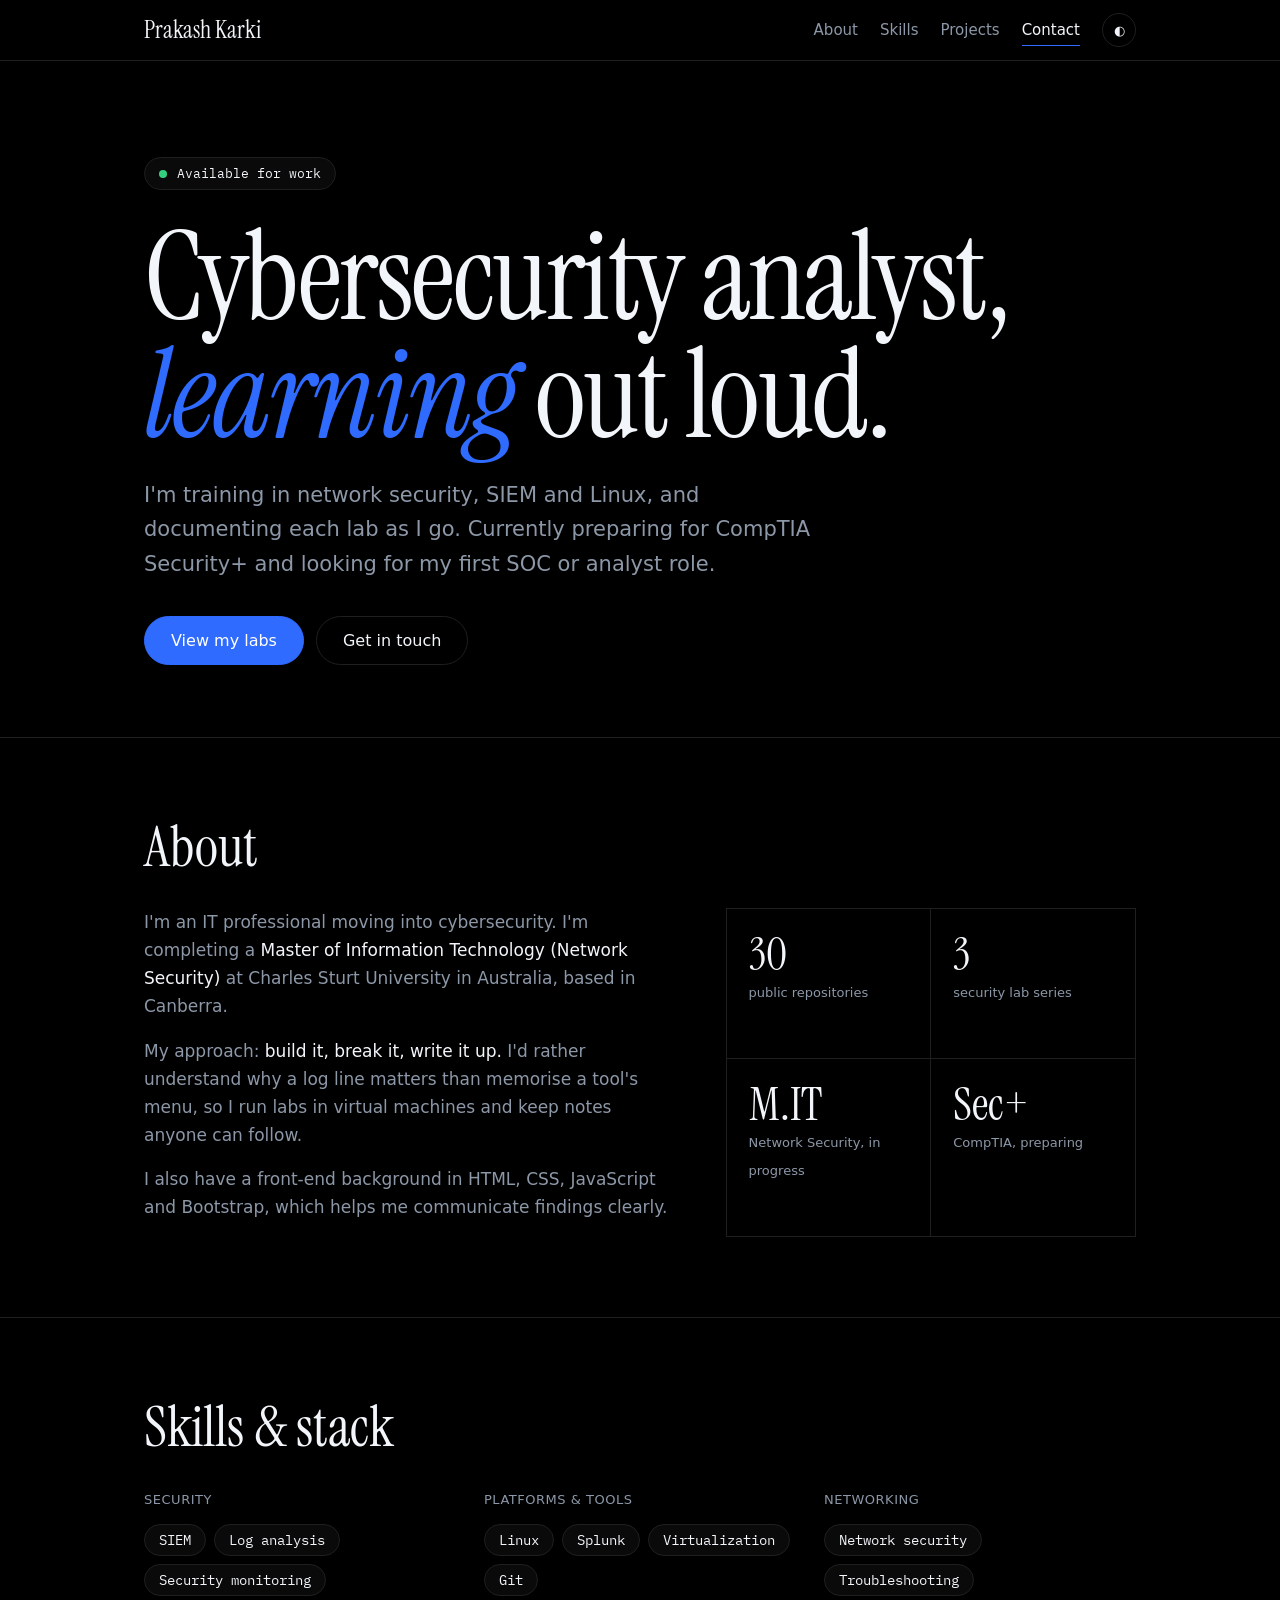
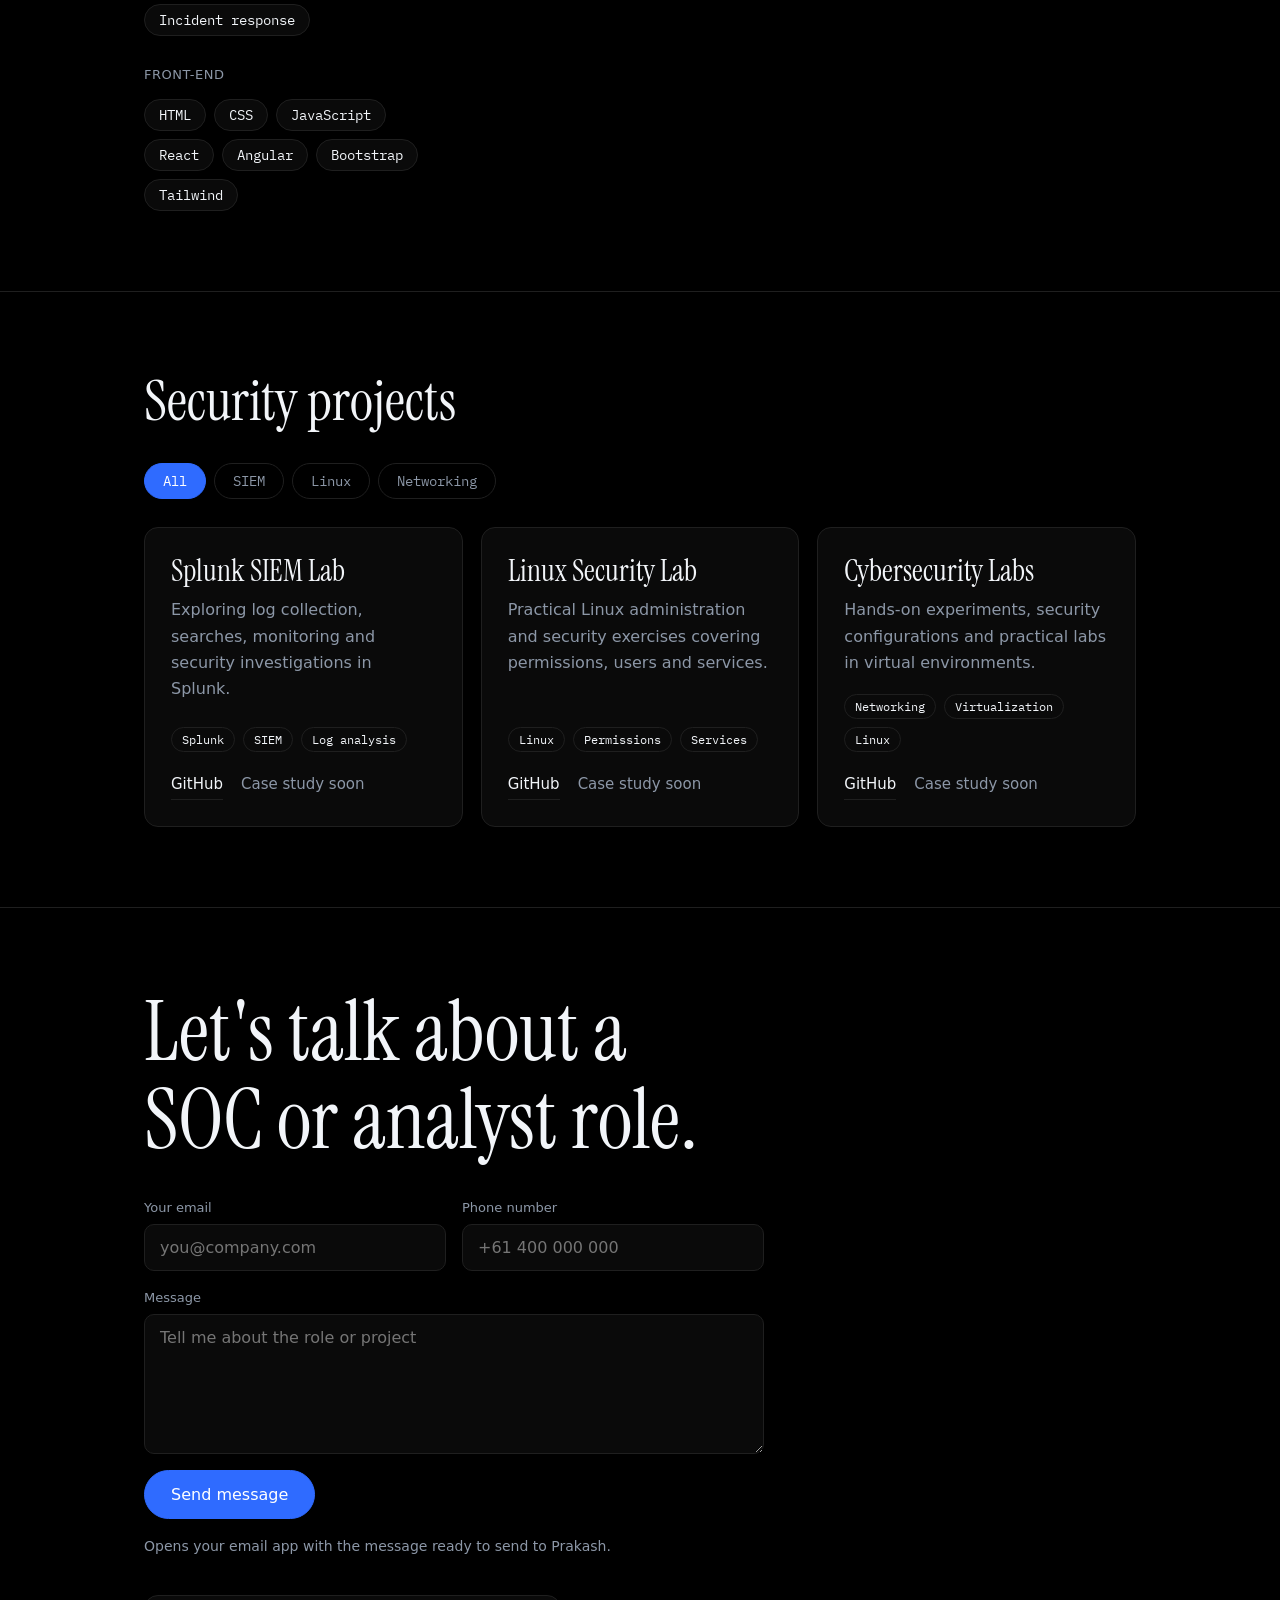
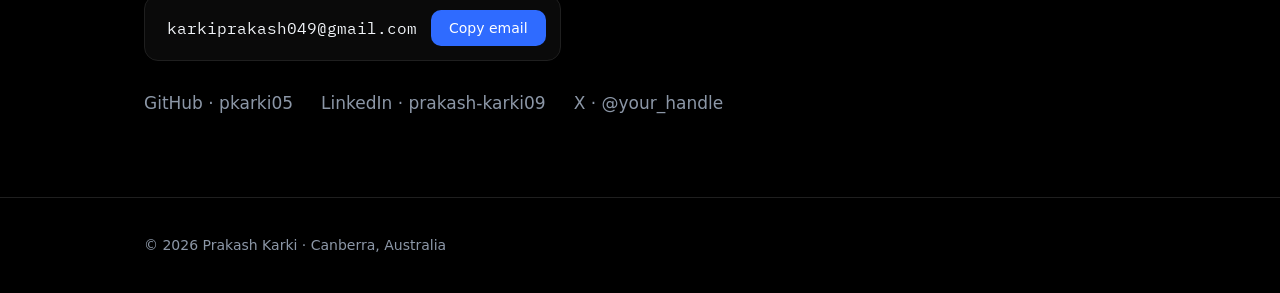
<file: index.html.html>
<!DOCTYPE html>
<html lang="en" data-theme="dark">
<head>
<meta charset="utf-8">
<meta name="viewport" content="width=device-width, initial-scale=1, viewport-fit=cover">
<title>Prakash Karki – Cybersecurity Analyst</title>
<link href="https://fonts.googleapis.com/css2?family=Instrument+Serif:ital@0;1&family=IBM+Plex+Mono:wght@400;500&display=swap" rel="stylesheet">
<style>
:root{--bg:#000;--panel:#0a0a0a;--ink:#f2f5f9;--mute:#8c97a7;--line:#1f1f1f;--acc:#2f6bff;--accink:#fff;color-scheme:dark;
box-sizing:border-box;padding-top:env(safe-area-inset-top,0px);padding-bottom:env(safe-area-inset-bottom,0px)}
:root[data-theme="light"]{--bg:#f6f7f9;--panel:#fff;--ink:#0b1220;--mute:#5b6676;--line:#dde2ea;--acc:#1f55e6;color-scheme:light}
html{scroll-behavior:smooth;scroll-padding-top:80px}
*{box-sizing:border-box}
body{margin:0;background:var(--bg);color:var(--ink);font:17px/1.65 system-ui,-apple-system,"Segoe UI",sans-serif;transition:background .3s,color .3s}
.mono{font-family:"IBM Plex Mono",ui-monospace,monospace}
a{color:inherit}
:focus-visible{outline:2px solid var(--acc);outline-offset:3px}
.wrap{max-width:1040px;margin:0 auto;padding:0 24px}
header.top{position:sticky;top:env(safe-area-inset-top,0px);z-index:5;background:color-mix(in srgb,var(--bg) 85%,transparent);backdrop-filter:blur(10px);border-bottom:1px solid var(--line)}
header.top .wrap{display:flex;align-items:center;justify-content:space-between;height:60px}
.logo{font-family:"Instrument Serif",Georgia,serif;font-size:24px;text-decoration:none}
nav{display:flex;gap:22px;align-items:center;font-size:15px}
nav a{color:var(--mute);text-decoration:none;position:relative;padding:4px 0}
nav a:after{content:"";position:absolute;left:0;bottom:0;height:1px;width:100%;background:var(--acc);transform:scaleX(0);transform-origin:left;transition:transform .3s}
nav a:hover,nav a.on{color:var(--ink)}nav a:hover:after,nav a.on:after{transform:scaleX(1)}
#theme{background:none;border:1px solid var(--line);color:var(--ink);border-radius:99px;width:34px;height:34px;cursor:pointer}
@media(max-width:640px){nav a{display:none}}
.hero{padding:96px 0 72px}
.badge{display:inline-flex;align-items:center;gap:10px;border:1px solid var(--line);background:var(--panel);color:var(--ink);padding:7px 14px;border-radius:99px;font-size:13px;cursor:pointer;transition:border-color .2s}
.badge:hover{border-color:var(--acc)}
.dot{width:8px;height:8px;border-radius:50%;background:#35d07f;box-shadow:0 0 0 0 #35d07f88;animation:p 2s infinite}
.badge.off .dot{background:#8c97a7;animation:none}
@keyframes p{70%{box-shadow:0 0 0 9px #35d07f00}100%{box-shadow:0 0 0 0 #35d07f00}}
h1{font-family:"Instrument Serif",Georgia,serif;font-weight:400;font-size:clamp(52px,10vw,124px);line-height:.95;letter-spacing:-.02em;margin:28px 0 24px}
h1 em{color:var(--acc)}
.sub{max-width:52ch;font-size:clamp(18px,2.2vw,21px);color:var(--mute);margin:0 0 34px}
.btn{display:inline-flex;align-items:center;gap:8px;padding:14px 26px;border-radius:99px;border:1px solid var(--acc);background:var(--acc);color:var(--accink);font:500 16px system-ui,sans-serif;text-decoration:none;cursor:pointer;transition:transform .2s,box-shadow .2s,background .2s}
.btn:hover{transform:translateY(-2px);box-shadow:0 10px 30px -8px var(--acc)}
.btn.ghost{background:none;color:var(--ink);border-color:var(--line)}.btn.ghost:hover{border-color:var(--acc);box-shadow:none}
.row{display:flex;flex-wrap:wrap;gap:12px}
section{padding:80px 0;border-top:1px solid var(--line)}
h2{font-family:"Instrument Serif",Georgia,serif;font-weight:400;font-size:clamp(36px,5vw,56px);line-height:1.05;margin:0 0 32px}
.about{display:grid;grid-template-columns:1.3fr 1fr;gap:48px}
@media(max-width:760px){.about{grid-template-columns:1fr}}
.about p{margin:0 0 16px;color:var(--mute);max-width:58ch}
.about p b{color:var(--ink);font-weight:500}
.stats{display:grid;grid-template-columns:1fr 1fr;gap:1px;background:var(--line);border:1px solid var(--line)}
.stat{background:var(--bg);padding:22px}
.stat b{display:block;font-family:"Instrument Serif",Georgia,serif;font-weight:400;font-size:46px;line-height:1}
.stat span{font-size:13px;color:var(--mute)}
.skills{display:grid;grid-template-columns:repeat(auto-fit,minmax(240px,1fr));gap:28px}
.skills h3{font-size:13px;font-weight:500;color:var(--mute);margin:0 0 14px;letter-spacing:.04em}
.tags{display:flex;flex-wrap:wrap;gap:8px}
.tag{border:1px solid var(--line);background:var(--panel);color:var(--ink);padding:6px 14px;border-radius:99px;font:14px "IBM Plex Mono",monospace;cursor:default;transition:all .2s}
.tag:hover,.tag.hl{border-color:var(--acc);color:var(--acc);transform:translateY(-2px)}
.filters{display:flex;flex-wrap:wrap;gap:8px;margin-bottom:28px}
.f{background:none;border:1px solid var(--line);color:var(--mute);padding:8px 18px;border-radius:99px;font:14px "IBM Plex Mono",monospace;cursor:pointer;transition:all .2s}
.f:hover{color:var(--ink)}.f[aria-pressed="true"]{background:var(--acc);border-color:var(--acc);color:var(--accink)}
.cards{display:grid;grid-template-columns:repeat(auto-fit,minmax(290px,1fr));gap:18px}
.card{--x:50%;--y:50%;position:relative;background:var(--panel);border:1px solid var(--line);border-radius:14px;padding:26px;overflow:hidden;display:flex;flex-direction:column;transition:transform .3s,border-color .3s,opacity .3s}
.card:before{content:"";position:absolute;inset:0;background:radial-gradient(260px circle at var(--x) var(--y),color-mix(in srgb,var(--acc) 22%,transparent),transparent 70%);opacity:0;transition:opacity .3s;pointer-events:none}
.card:hover{transform:translateY(-4px);border-color:var(--acc)}.card:hover:before{opacity:1}
.card>*{position:relative}
.card h3{font-family:"Instrument Serif",Georgia,serif;font-weight:400;font-size:30px;line-height:1.1;margin:0 0 10px}
.card p{margin:0 0 18px;color:var(--mute);font-size:16px;flex:1}
.card .tags{margin-bottom:20px}.card .tag{font-size:12px;padding:4px 10px}
.links{display:flex;gap:18px;font-size:15px}
.links a{text-decoration:none;border-bottom:1px solid var(--line);padding-bottom:2px;transition:border-color .2s,color .2s}
.links a:hover{color:var(--acc);border-color:var(--acc)}
.links .soon{color:var(--mute);cursor:not-allowed}
.card.hide{display:none}
.card.in{animation:in .4s both}
@keyframes in{from{opacity:0;transform:translateY(10px)}}
.contact h2{font-size:clamp(40px,7vw,84px)}
.mail{display:inline-flex;align-items:center;gap:14px;border:1px solid var(--line);background:var(--panel);border-radius:14px;padding:14px 14px 14px 22px;font:16px "IBM Plex Mono",monospace;margin:0 0 28px;flex-wrap:wrap}
.mail a{text-decoration:none}
.copy{border:0;border-radius:10px;background:var(--acc);color:var(--accink);padding:10px 18px;font:500 14px system-ui,sans-serif;cursor:pointer;min-width:96px;transition:background .2s,transform .2s}
.copy:active{transform:scale(.96)}.copy.done{background:#1fa564}
.soc{display:flex;flex-wrap:wrap;gap:12px 28px;list-style:none;padding:0;margin:0}
.soc a{text-decoration:none;color:var(--mute);transition:color .2s}.soc a:hover{color:var(--acc)}
.form{display:grid;gap:16px;max-width:620px;margin:0 0 36px}
.fld{display:grid;gap:6px}
.fld label{font-size:13px;color:var(--mute)}
.fld input,.fld textarea{width:100%;background:var(--panel);color:var(--ink);border:1px solid var(--line);border-radius:10px;padding:13px 15px;font:16px system-ui,sans-serif;transition:border-color .2s,box-shadow .2s}
.fld textarea{min-height:140px;resize:vertical}
.fld input:focus,.fld textarea:focus{outline:none;border-color:var(--acc);box-shadow:0 0 0 3px color-mix(in srgb,var(--acc) 25%,transparent)}
.fld input:user-invalid{border-color:#e5484d}
.hint{font-size:14px;color:var(--mute);margin:0}
.hint a{color:var(--acc)}
.two{display:grid;grid-template-columns:1fr 1fr;gap:16px}@media(max-width:620px){.two{grid-template-columns:1fr}}
footer{padding:36px 0;border-top:1px solid var(--line);color:var(--mute);font-size:14px}
@media (prefers-reduced-motion:reduce){*{animation:none!important;transition:none!important}html{scroll-behavior:auto}}
</style>
</head>
<body>
<header class="top"><div class="wrap">
<a class="logo" href="#top">Prakash Karki</a>
<nav aria-label="Primary"><a href="#about">About</a><a href="#skills">Skills</a><a href="#projects">Projects</a><a href="#contact">Contact</a><button id="theme" aria-label="Toggle light or dark theme">◐</button></nav>
</div></header>

<main id="top">
<div class="wrap">
<div class="hero">
<button class="badge mono" id="status" aria-pressed="true" title="Click to toggle"><span class="dot"></span><span id="stxt">Available for work</span></button>
<h1>Cybersecurity analyst, <em>learning</em> out loud.</h1>
<p class="sub">I'm training in network security, SIEM and Linux, and documenting each lab as I go. Currently preparing for CompTIA Security+ and looking for my first SOC or analyst role.</p>
<div class="row"><a class="btn" href="#projects">View my labs</a><a class="btn ghost" href="#contact">Get in touch</a></div>
</div>
</div>

<section id="about"><div class="wrap">
<h2>About</h2>
<div class="about">
<div>
<p>I'm an IT professional moving into cybersecurity. I'm completing a <b>Master of Information Technology (Network Security)</b> at Charles Sturt University in Australia, based in Canberra.</p>
<p>My approach: <b>build it, break it, write it up.</b> I'd rather understand why a log line matters than memorise a tool's menu, so I run labs in virtual machines and keep notes anyone can follow.</p>
<p>I also have a front-end background in HTML, CSS, JavaScript and Bootstrap, which helps me communicate findings clearly.</p>
</div>
<div class="stats">
<div class="stat"><b>30</b><span>public repositories</span></div>
<div class="stat"><b>3</b><span>security lab series</span></div>
<div class="stat"><b>M.IT</b><span>Network Security, in progress</span></div>
<div class="stat"><b>Sec+</b><span>CompTIA, preparing</span></div>
</div>
</div>
</div></section>

<section id="skills"><div class="wrap">
<h2>Skills &amp; stack</h2>
<div class="skills">
<div><h3>SECURITY</h3><div class="tags"><span class="tag">SIEM</span><span class="tag">Log analysis</span><span class="tag">Security monitoring</span><span class="tag">Incident response</span></div></div>
<div><h3>PLATFORMS &amp; TOOLS</h3><div class="tags"><span class="tag">Linux</span><span class="tag">Splunk</span><span class="tag">Virtualization</span><span class="tag">Git</span></div></div>
<div><h3>NETWORKING</h3><div class="tags"><span class="tag">Network security</span><span class="tag">Troubleshooting</span></div></div>
<div><h3>FRONT-END</h3><div class="tags"><span class="tag">HTML</span><span class="tag">CSS</span><span class="tag">JavaScript</span><span class="tag">React</span><span class="tag">Angular</span><span class="tag">Bootstrap</span><span class="tag">Tailwind</span></div></div>
</div>
</div></section>

<section id="projects"><div class="wrap">
<h2>Security projects</h2>
<div class="filters" role="group" aria-label="Filter projects">
<button class="f" data-f="all" aria-pressed="true">All</button>
<button class="f" data-f="siem" aria-pressed="false">SIEM</button>
<button class="f" data-f="linux" aria-pressed="false">Linux</button>
<button class="f" data-f="network" aria-pressed="false">Networking</button>
</div>
<div class="cards" id="cards">
<article class="card" data-c="siem">
<h3>Splunk SIEM Lab</h3>
<p>Exploring log collection, searches, monitoring and security investigations in Splunk.</p>
<div class="tags"><span class="tag">Splunk</span><span class="tag">SIEM</span><span class="tag">Log analysis</span></div>
<div class="links"><a href="https://github.com/pkarki05" target="_blank" rel="noopener">GitHub</a><span class="soon">Case study soon</span></div>
</article>
<article class="card" data-c="linux">
<h3>Linux Security Lab</h3>
<p>Practical Linux administration and security exercises covering permissions, users and services.</p>
<div class="tags"><span class="tag">Linux</span><span class="tag">Permissions</span><span class="tag">Services</span></div>
<div class="links"><a href="https://github.com/pkarki05" target="_blank" rel="noopener">GitHub</a><span class="soon">Case study soon</span></div>
</article>
<article class="card" data-c="network linux">
<h3>Cybersecurity Labs</h3>
<p>Hands-on experiments, security configurations and practical labs in virtual environments.</p>
<div class="tags"><span class="tag">Networking</span><span class="tag">Virtualization</span><span class="tag">Linux</span></div>
<div class="links"><a href="https://github.com/pkarki05" target="_blank" rel="noopener">GitHub</a><span class="soon">Case study soon</span></div>
</article>
</div>
</div></section>

<section id="contact" class="contact"><div class="wrap">
<h2>Let's talk about a<br>SOC or analyst role.</h2>
<form class="form" id="cf" novalidate>
<div class="two">
<div class="fld"><label for="em">Your email</label><input id="em" type="email" required autocomplete="email" placeholder="you@company.com"></div>
<div class="fld"><label for="ph">Phone number</label><input id="ph" type="tel" required autocomplete="tel" placeholder="+61 400 000 000"></div>
</div>
<div class="fld"><label for="ms">Message</label><textarea id="ms" required placeholder="Tell me about the role or project"></textarea></div>
<div class="row"><button class="btn" type="submit">Send message</button></div>
<p class="hint" id="fh" role="status" aria-live="polite">Opens your email app with the message ready to send to Prakash.</p>
</form>
<div class="mail"><a id="mailto" href="mailto:karkiprakash049@gmail.com">karkiprakash049@gmail.com</a><button class="copy" id="copy">Copy email</button></div>
<ul class="soc">
<li><a href="https://github.com/pkarki05" target="_blank" rel="noopener">GitHub · pkarki05</a></li>
<li><a href="https://www.linkedin.com/in/prakash-karki09/" target="_blank" rel="noopener">LinkedIn · prakash-karki09</a></li>
<li><a href="https://x.com/your_handle" target="_blank" rel="noopener">X · @your_handle</a></li>
</ul>
</div></section>
</main>
<footer><div class="wrap">© 2026 Prakash Karki · Canberra, Australia</div></footer>

<script>
(function(){
var EMAIL="karkiprakash049@gmail.com";
var $=function(s,c){return(c||document).querySelector(s)},$$=function(s,c){return[].slice.call((c||document).querySelectorAll(s))};
/* status badge */
var st=$("#status");st.addEventListener("click",function(){var off=st.classList.toggle("off");st.setAttribute("aria-pressed",!off);$("#stxt").textContent=off?"Currently busy":"Available for work"});
/* theme */
$("#theme").addEventListener("click",function(){var r=document.documentElement;r.dataset.theme=r.dataset.theme==="dark"?"light":"dark"});
/* project filter */
var cards=$$(".card"),fs=$$(".f");
fs.forEach(function(b){b.addEventListener("click",function(){
fs.forEach(function(x){x.setAttribute("aria-pressed",x===b)});
var f=b.dataset.f;cards.forEach(function(c){var show=f==="all"||c.dataset.c.split(" ").indexOf(f)>-1;c.classList.toggle("hide",!show);c.classList.remove("in");if(show){void c.offsetWidth;c.classList.add("in")}});
$$(".tag").forEach(function(t){t.classList.remove("hl")})})});
/* cursor spotlight on cards */
cards.forEach(function(c){c.addEventListener("pointermove",function(e){var r=c.getBoundingClientRect();c.style.setProperty("--x",(e.clientX-r.left)+"px");c.style.setProperty("--y",(e.clientY-r.top)+"px")})});
/* skill tag -> highlights matching projects */
$$("#skills .tag").forEach(function(t){t.addEventListener("mouseenter",function(){var k=t.textContent.toLowerCase();$$(".card .tag").forEach(function(x){x.classList.toggle("hl",x.textContent.toLowerCase()===k)})});t.addEventListener("mouseleave",function(){$$(".card .tag").forEach(function(x){x.classList.remove("hl")})})});
/* contact form */
var cf=$("#cf"),fh=$("#fh");
cf.addEventListener("submit",function(e){e.preventDefault();
var em=$("#em").value.trim(),ph=$("#ph").value.trim(),ms=$("#ms").value.trim();
if(!em||!/^\S+@\S+\.\S+$/.test(em)||!ph||!ms){fh.textContent="Please fill in a valid email, your phone number and a message.";(!em||!/^\S+@\S+\.\S+$/.test(em)?$("#em"):!ph?$("#ph"):$("#ms")).focus();return}
var sub="Portfolio message from "+em,body=ms+"\n\n---\nReply to: "+em+"\nPhone: "+ph;
var q="subject="+encodeURIComponent(sub)+"&body="+encodeURIComponent(body);
var gm="https://mail.google.com/mail/?view=cm&fs=1&to="+EMAIL+"&"+q;
window.open("mailto:"+EMAIL+"?"+q,"_top");
cf.reset();
fh.innerHTML='Form cleared. Your email app should have opened with your message. Nothing happened? <a href="'+gm+'" target="_blank" rel="noopener">Send with Gmail instead</a>.'});
/* copy email */
var cb=$("#copy"),timer;
function done(ok){cb.textContent=ok?"Copied!":"Press Ctrl+C";cb.classList.toggle("done",ok);clearTimeout(timer);timer=setTimeout(function(){cb.textContent="Copy email";cb.classList.remove("done")},2000)}
cb.addEventListener("click",function(){
function fb(){try{var t=document.createElement("textarea");t.value=EMAIL;t.style.position="fixed";t.style.opacity="0";document.body.appendChild(t);t.select();var ok=document.execCommand("copy");document.body.removeChild(t);done(ok)}catch(e){done(false)}}
try{if(navigator.clipboard&&navigator.clipboard.writeText){navigator.clipboard.writeText(EMAIL).then(function(){done(true)},fb)}else fb()}catch(e){fb()}});
/* nav active link */
var links=$$("nav a"),secs=links.map(function(a){return $(a.getAttribute("href"))});
if("IntersectionObserver" in window){var io=new IntersectionObserver(function(es){es.forEach(function(e){if(e.isIntersecting){links.forEach(function(a){a.classList.toggle("on",a.getAttribute("href")==="#"+e.target.id)})}})},{rootMargin:"-45% 0px -50% 0px"});secs.forEach(function(s){s&&io.observe(s)})}
})();
</script>
</body>
</html>
</file>
